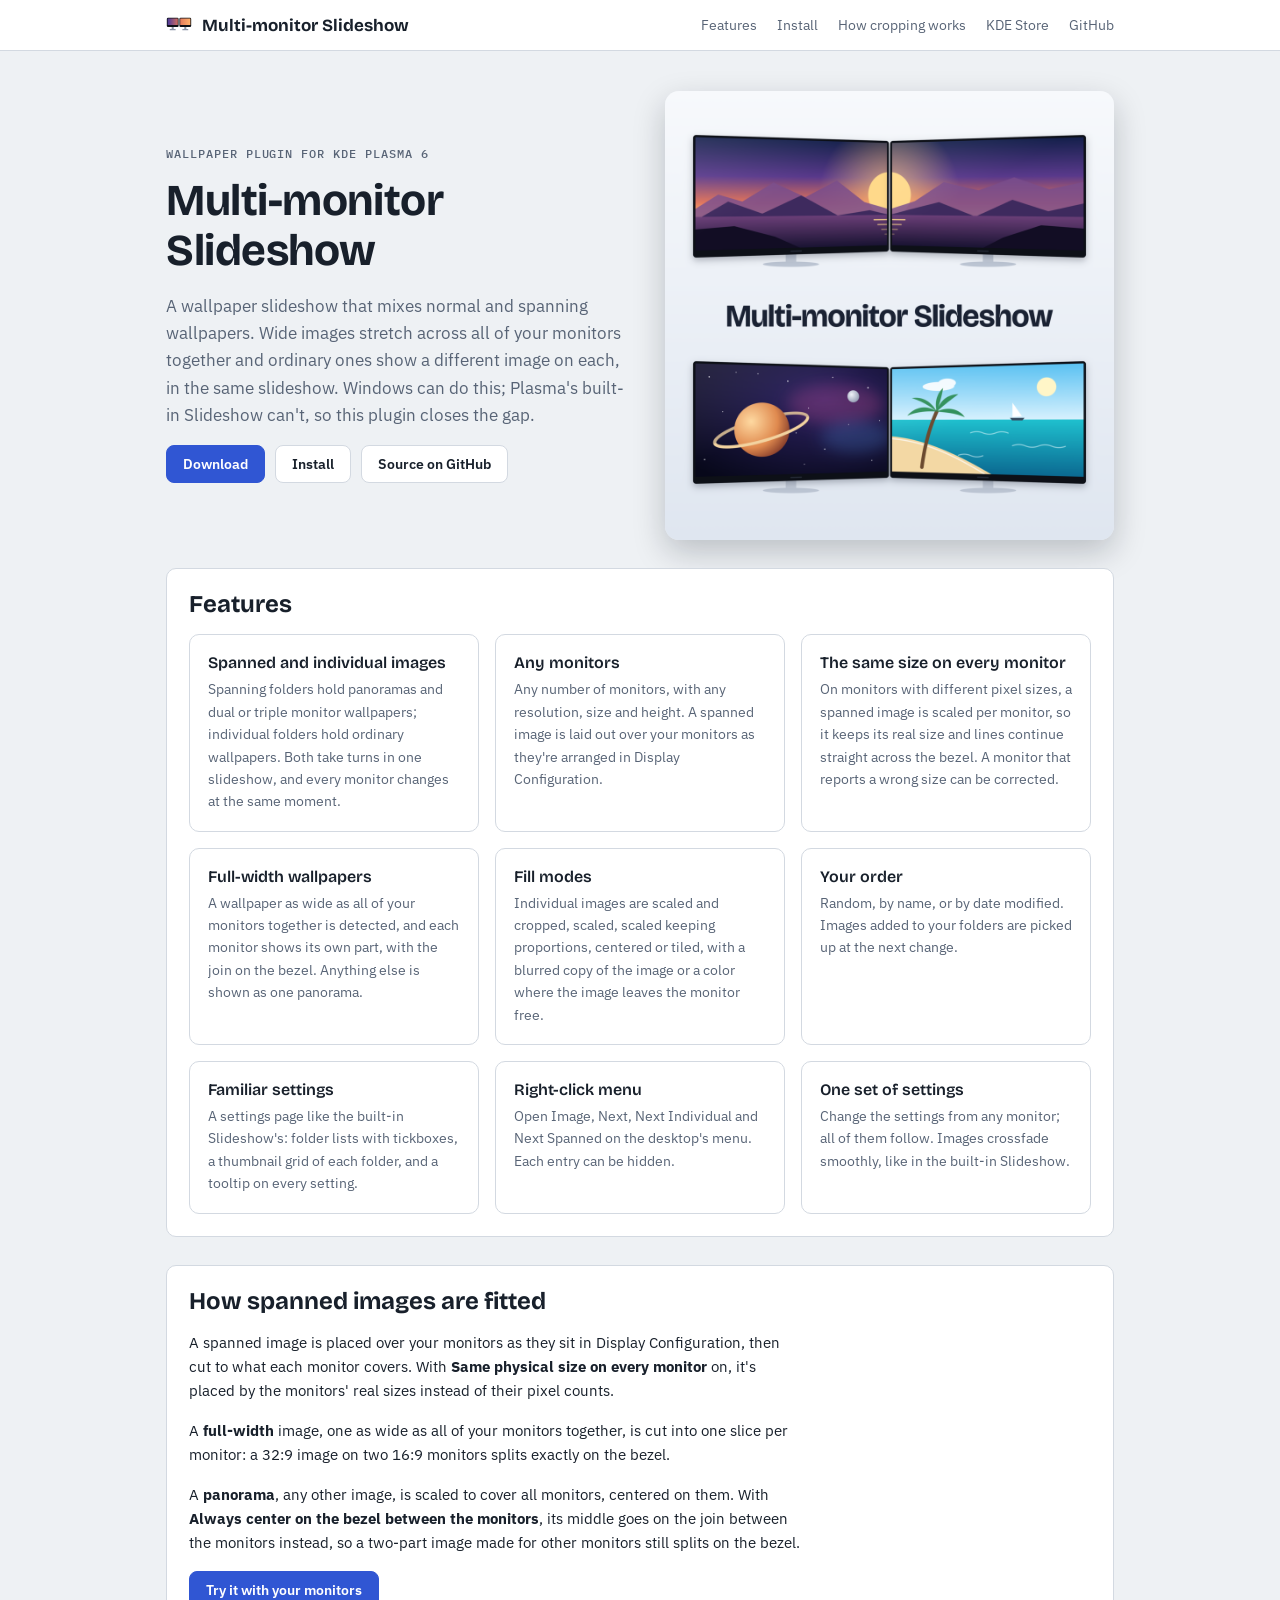
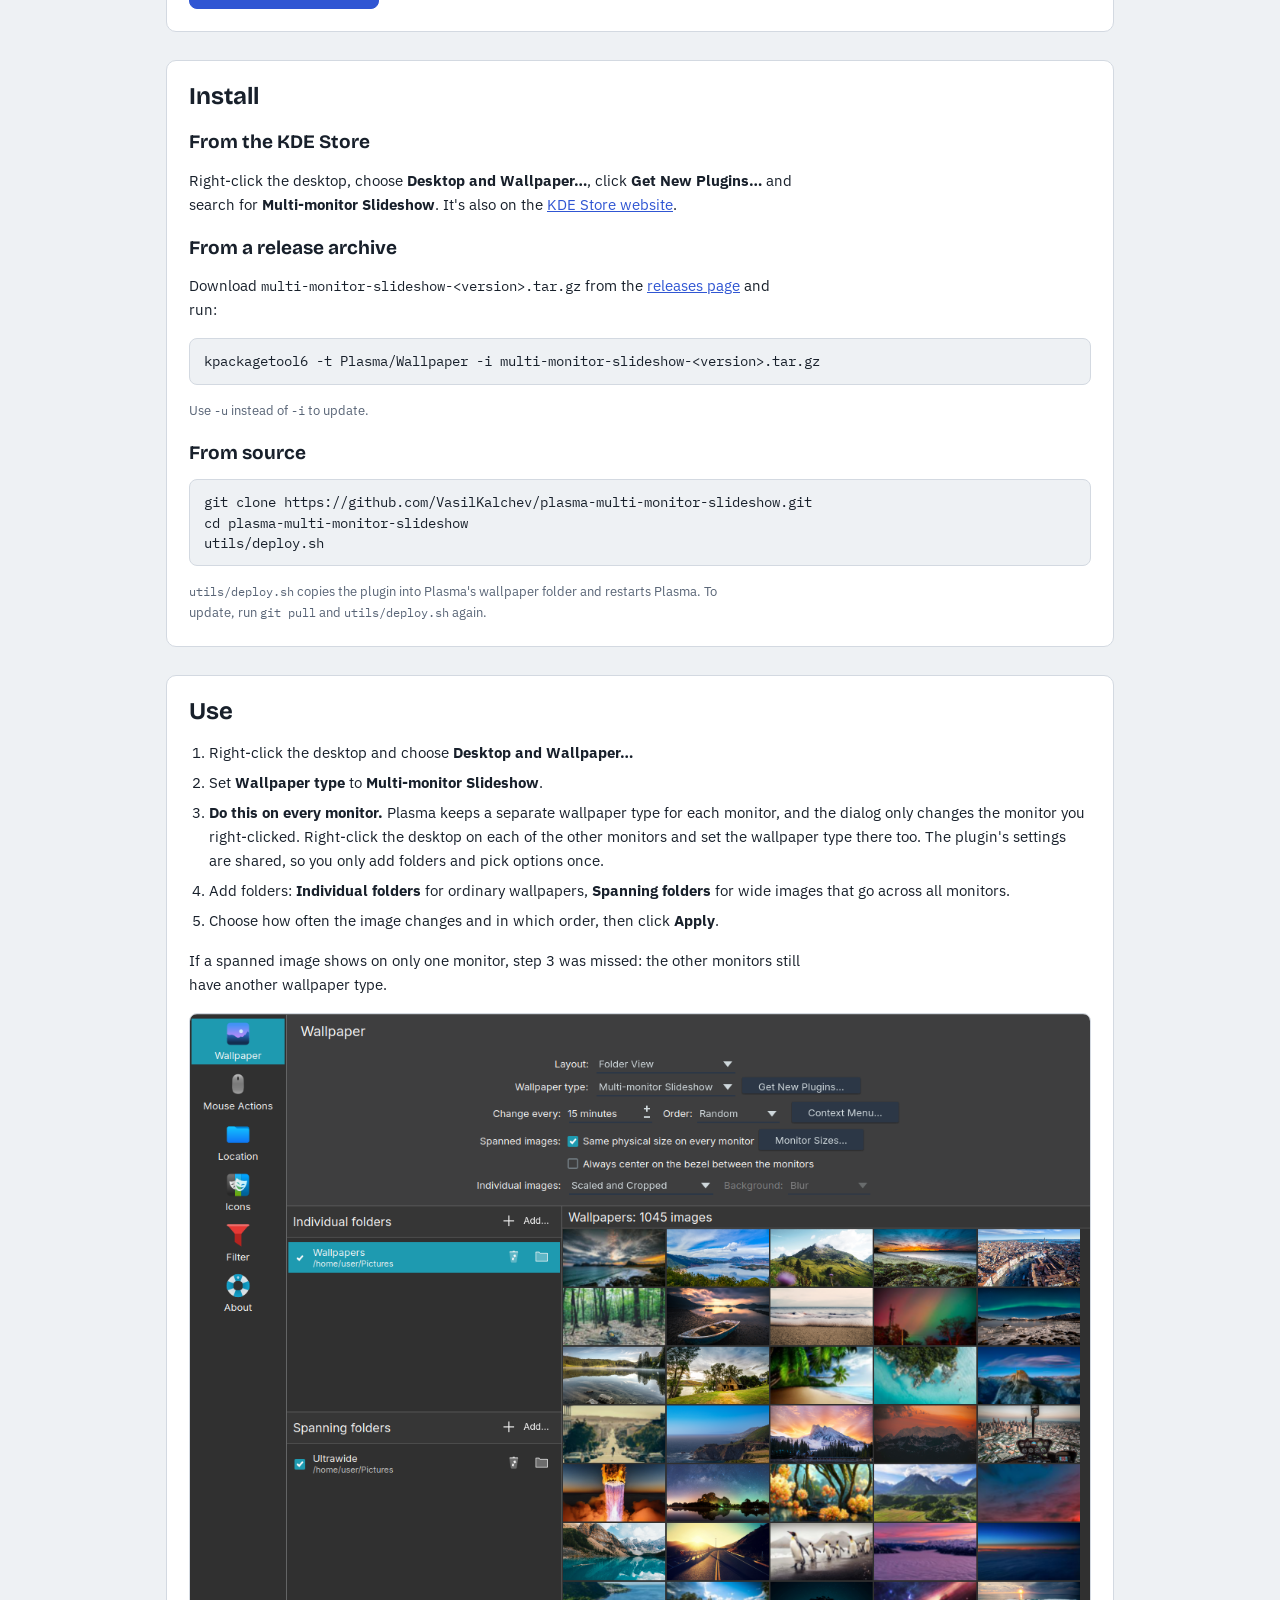
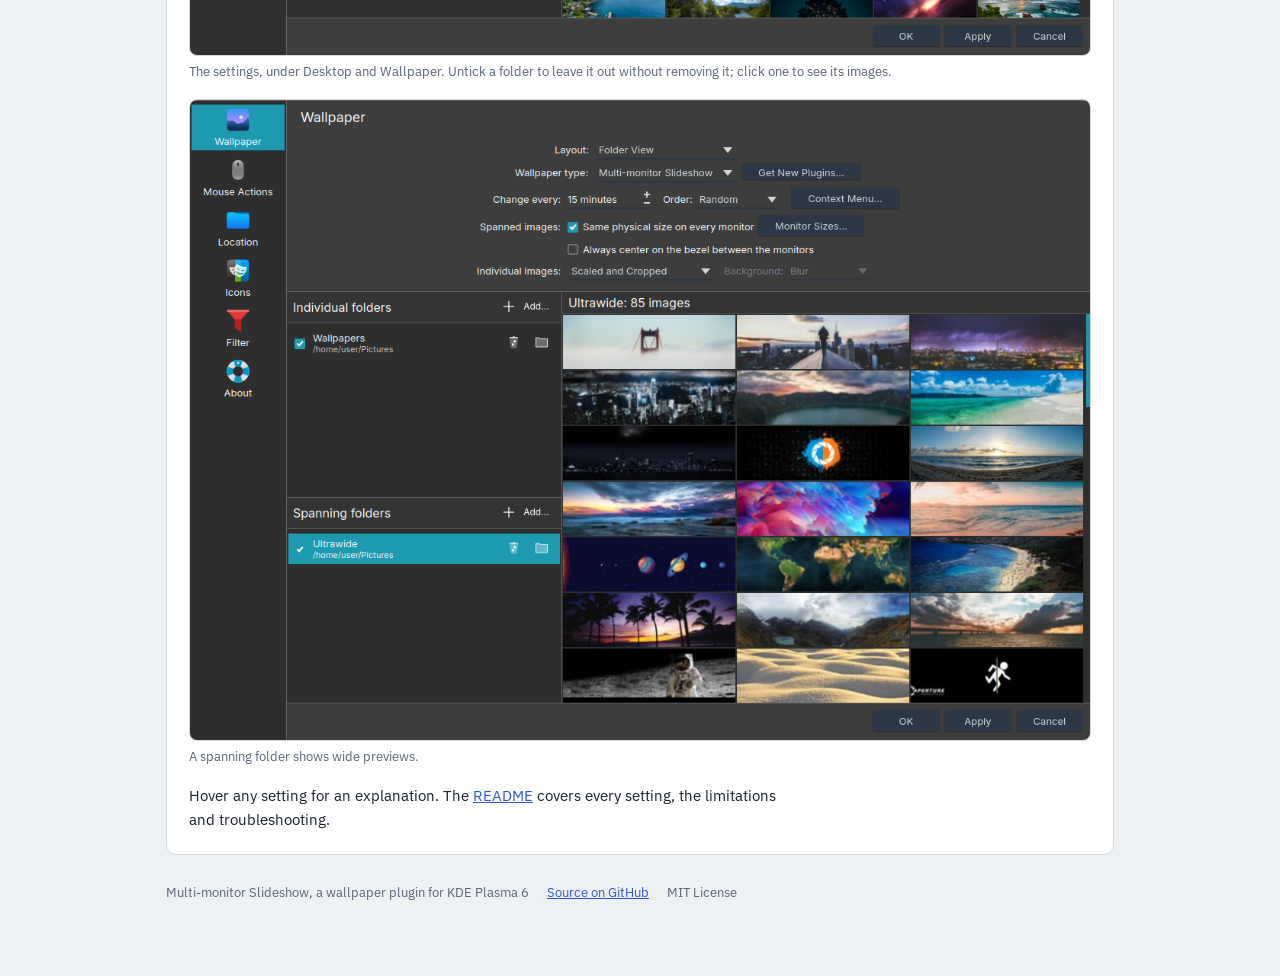
<file: docs/index.html>
<!doctype html>
<html lang="en">
<head>
<meta charset="utf-8">
<meta name="viewport" content="width=device-width,initial-scale=1">
<title>Multi-monitor Slideshow</title>
<meta name="description" content="A wallpaper slideshow for KDE Plasma 6 that mixes normal and spanning wallpapers across all your monitors, like Windows can. Plasma's built-in Slideshow can't.">
<link rel="icon" href="images/icon.svg" type="image/svg+xml">
<link rel="preconnect" href="https://fonts.googleapis.com">
<link rel="preconnect" href="https://fonts.gstatic.com" crossorigin>
<link rel="stylesheet" href="https://fonts.googleapis.com/css2?family=Bricolage+Grotesque:opsz,wght@12..96,600;12..96,700&family=IBM+Plex+Mono:wght@400;500&family=IBM+Plex+Sans:wght@400;500;600&display=swap">
<link rel="stylesheet" href="style.css">
</head>
<body>
<nav class="site-nav" aria-label="Site">
  <div class="inner">
    <a class="brand" href="./"><img src="images/icon.svg" alt="">Multi-monitor Slideshow</a>
    <a href="./#features">Features</a>
    <a href="./#install">Install</a>
    <a href="cropping.html">How cropping works</a>
    <a href="https://store.kde.org/p/2375225/">KDE Store</a>
    <a href="https://github.com/VasilKalchev/plasma-multi-monitor-slideshow">GitHub</a>
  </div>
</nav>
<div class="wrap">
  <section class="hero">
    <div class="text">
      <span class="eyebrow">Wallpaper plugin for KDE Plasma 6</span>
      <h1>Multi-monitor Slideshow</h1>
      <p class="lede">A wallpaper slideshow that mixes normal and spanning wallpapers. Wide images stretch across all of your monitors together and ordinary ones show a different image on each, in the same slideshow. Windows can do this; Plasma's built-in Slideshow can't, so this plugin closes the gap.</p>
      <div class="actions">
        <a class="btn primary" href="https://github.com/VasilKalchev/plasma-multi-monitor-slideshow/releases/latest">Download</a>
        <a class="btn" href="#install">Install</a>
        <a class="btn" href="https://github.com/VasilKalchev/plasma-multi-monitor-slideshow">Source on GitHub</a>
      </div>
    </div>
    <img src="images/preview.png" width="1024" height="1024" alt="Two monitors showing one image spanned across both, and the same two monitors showing a different image each">
  </section>

  <section class="panel" id="features" aria-labelledby="features-h">
    <h2 id="features-h">Features</h2>
    <div class="cards">
      <div class="card"><b>Spanned and individual images</b><p>Spanning folders hold panoramas and dual or triple monitor wallpapers; individual folders hold ordinary wallpapers. Both take turns in one slideshow, and every monitor changes at the same moment.</p></div>
      <div class="card"><b>Any monitors</b><p>Any number of monitors, with any resolution, size and height. A spanned image is laid out over your monitors as they're arranged in Display Configuration.</p></div>
      <div class="card"><b>The same size on every monitor</b><p>On monitors with different pixel sizes, a spanned image is scaled per monitor, so it keeps its real size and lines continue straight across the bezel. A monitor that reports a wrong size can be corrected.</p></div>
      <div class="card"><b>Full-width wallpapers</b><p>A wallpaper as wide as all of your monitors together is detected, and each monitor shows its own part, with the join on the bezel. Anything else is shown as one panorama.</p></div>
      <div class="card"><b>Fill modes</b><p>Individual images are scaled and cropped, scaled, scaled keeping proportions, centered or tiled, with a blurred copy of the image or a color where the image leaves the monitor free.</p></div>
      <div class="card"><b>Your order</b><p>Random, by name, or by date modified. Images added to your folders are picked up at the next change.</p></div>
      <div class="card"><b>Familiar settings</b><p>A settings page like the built-in Slideshow's: folder lists with tickboxes, a thumbnail grid of each folder, and a tooltip on every setting.</p></div>
      <div class="card"><b>Right-click menu</b><p>Open Image, Next, Next Individual and Next Spanned on the desktop's menu. Each entry can be hidden.</p></div>
      <div class="card"><b>One set of settings</b><p>Change the settings from any monitor; all of them follow. Images crossfade smoothly, like in the built-in Slideshow.</p></div>
    </div>
  </section>

  <section class="panel" aria-labelledby="fit-h">
    <h2 id="fit-h">How spanned images are fitted</h2>
    <p>A spanned image is placed over your monitors as they sit in Display Configuration, then cut to what each monitor covers. With <b>Same physical size on every monitor</b> on, it's placed by the monitors' real sizes instead of their pixel counts.</p>
    <p>A <b>full-width</b> image, one as wide as all of your monitors together, is cut into one slice per monitor: a 32:9 image on two 16:9 monitors splits exactly on the bezel.</p>
    <p>A <b>panorama</b>, any other image, is scaled to cover all monitors, centered on them. With <b>Always center on the bezel between the monitors</b>, its middle goes on the join between the monitors instead, so a two-part image made for other monitors still splits on the bezel.</p>
    <div class="actions"><a class="btn primary" href="cropping.html">Try it with your monitors</a></div>
  </section>

  <section class="panel" id="install" aria-labelledby="install-h">
    <h2 id="install-h">Install</h2>
    <h3>From the KDE Store</h3>
    <p>Right-click the desktop, choose <b>Desktop and Wallpaper…</b>, click <b>Get New Plugins…</b> and search for <b>Multi-monitor Slideshow</b>. It's also on the <a href="https://store.kde.org/p/2375225/">KDE Store website</a>.</p>
    <h3>From a release archive</h3>
    <p>Download <code>multi-monitor-slideshow-&lt;version&gt;.tar.gz</code> from the <a href="https://github.com/VasilKalchev/plasma-multi-monitor-slideshow/releases">releases page</a> and run:</p>
    <pre>kpackagetool6 -t Plasma/Wallpaper -i multi-monitor-slideshow-&lt;version&gt;.tar.gz</pre>
    <p class="note">Use <code>-u</code> instead of <code>-i</code> to update.</p>
    <h3>From source</h3>
    <pre>git clone https://github.com/VasilKalchev/plasma-multi-monitor-slideshow.git
cd plasma-multi-monitor-slideshow
utils/deploy.sh</pre>
    <p class="note"><code>utils/deploy.sh</code> copies the plugin into Plasma's wallpaper folder and restarts Plasma. To update, run <code>git pull</code> and <code>utils/deploy.sh</code> again.</p>
  </section>

  <section class="panel" aria-labelledby="use-h">
    <h2 id="use-h">Use</h2>
    <ol class="steps">
      <li>Right-click the desktop and choose <b>Desktop and Wallpaper…</b></li>
      <li>Set <b>Wallpaper type</b> to <b>Multi-monitor Slideshow</b>.</li>
      <li><b>Do this on every monitor.</b> Plasma keeps a separate wallpaper type for each monitor, and the dialog only changes the monitor you right-clicked. Right-click the desktop on each of the other monitors and set the wallpaper type there too. The plugin's settings are shared, so you only add folders and pick options once.</li>
      <li>Add folders: <b>Individual folders</b> for ordinary wallpapers, <b>Spanning folders</b> for wide images that go across all monitors.</li>
      <li>Choose how often the image changes and in which order, then click <b>Apply</b>.</li>
    </ol>
    <p>If a spanned image shows on only one monitor, step 3 was missed: the other monitors still have another wallpaper type.</p>
    <figure class="shot">
      <img src="images/settings.png" width="1180" height="840" alt="The Desktop Folder Settings dialog with Multi-monitor Slideshow as the wallpaper type: Change every, Order and Context Menu, the spanned-image options, the individual and spanning folders on the left, and thumbnails of the selected individual folder on the right">
      <figcaption>The settings, under Desktop and Wallpaper. Untick a folder to leave it out without removing it; click one to see its images.</figcaption>
    </figure>
    <figure class="shot">
      <img src="images/settings-spanning.png" width="1180" height="840" loading="lazy" alt="The same dialog with the spanning folder selected: its wide images are shown three to a row">
      <figcaption>A spanning folder shows wide previews.</figcaption>
    </figure>
    <p>Hover any setting for an explanation. The <a href="https://github.com/VasilKalchev/plasma-multi-monitor-slideshow#readme">README</a> covers every setting, the limitations and troubleshooting.</p>
  </section>

  <footer class="site-footer">
    <span>Multi-monitor Slideshow, a wallpaper plugin for KDE Plasma 6</span>
    <a href="https://github.com/VasilKalchev/plasma-multi-monitor-slideshow">Source on GitHub</a>
    <span>MIT License</span>
  </footer>
</div>
</body>
</html>
</file>
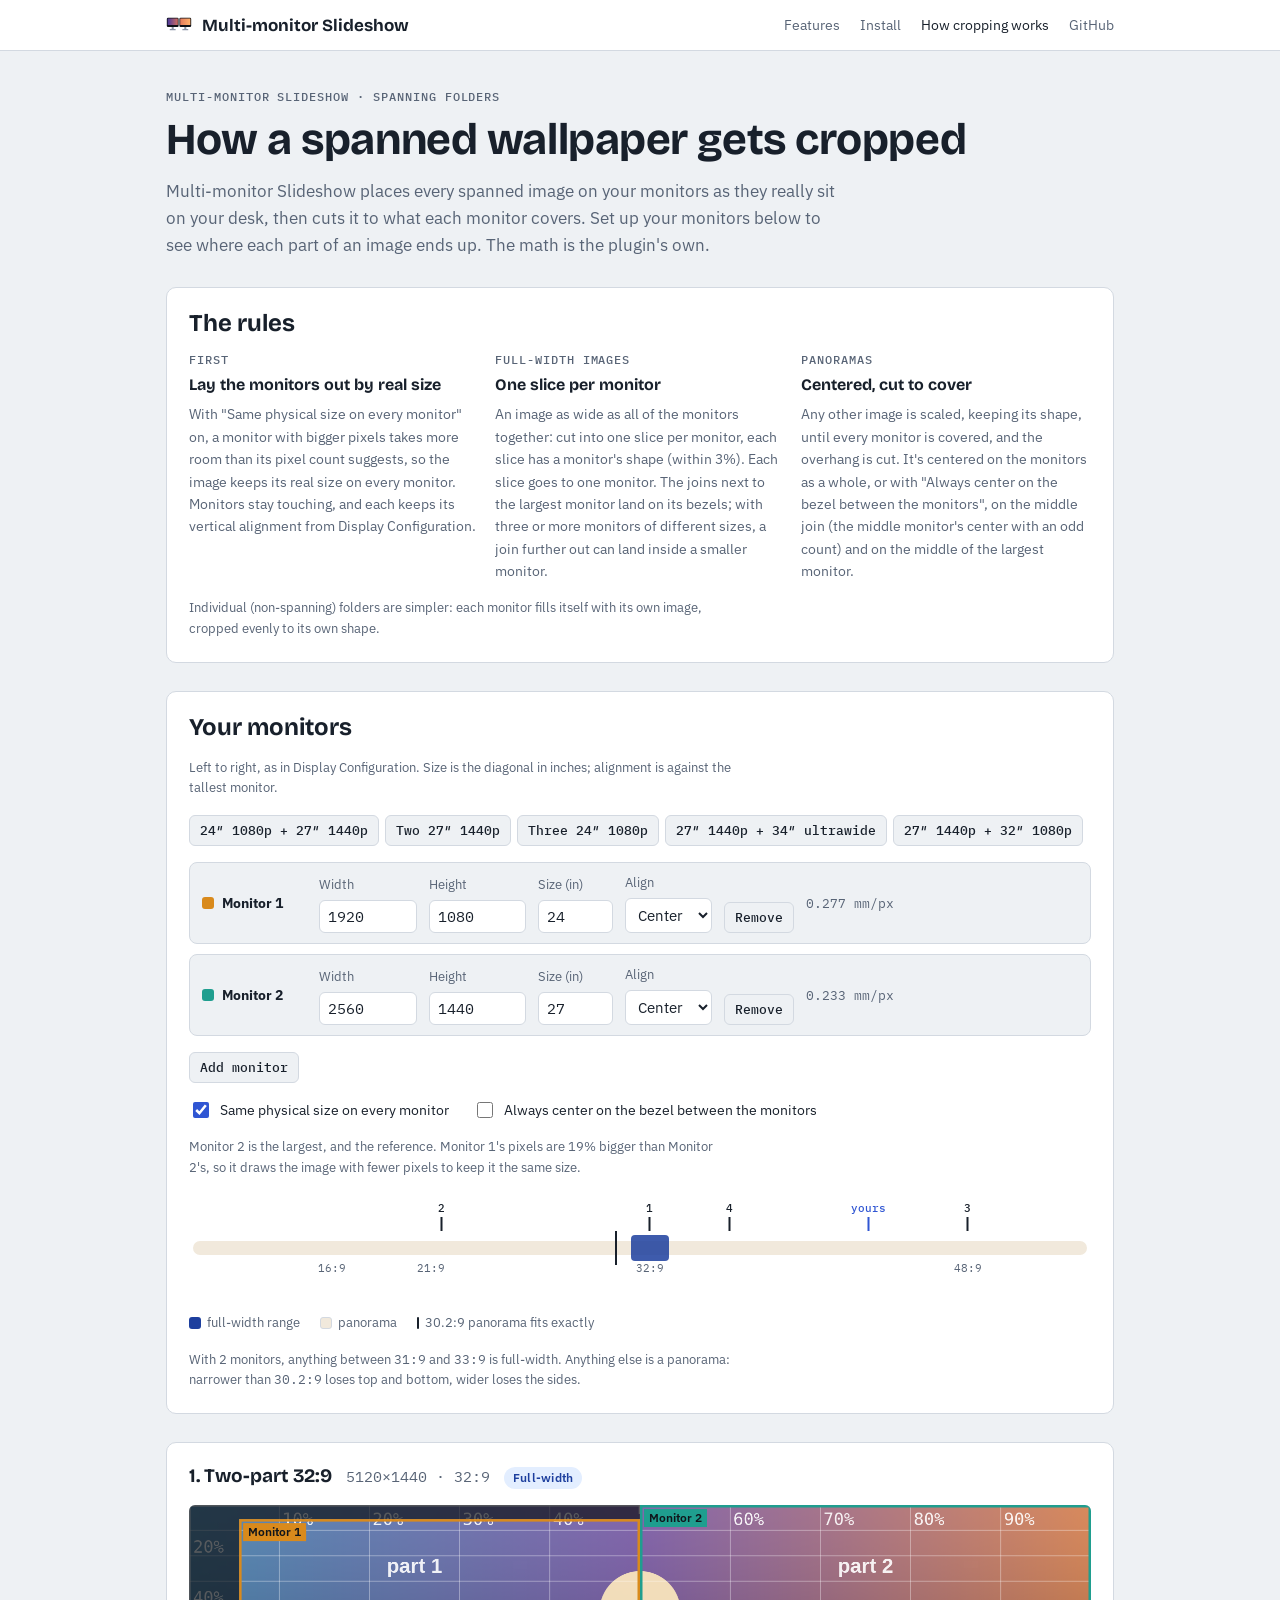
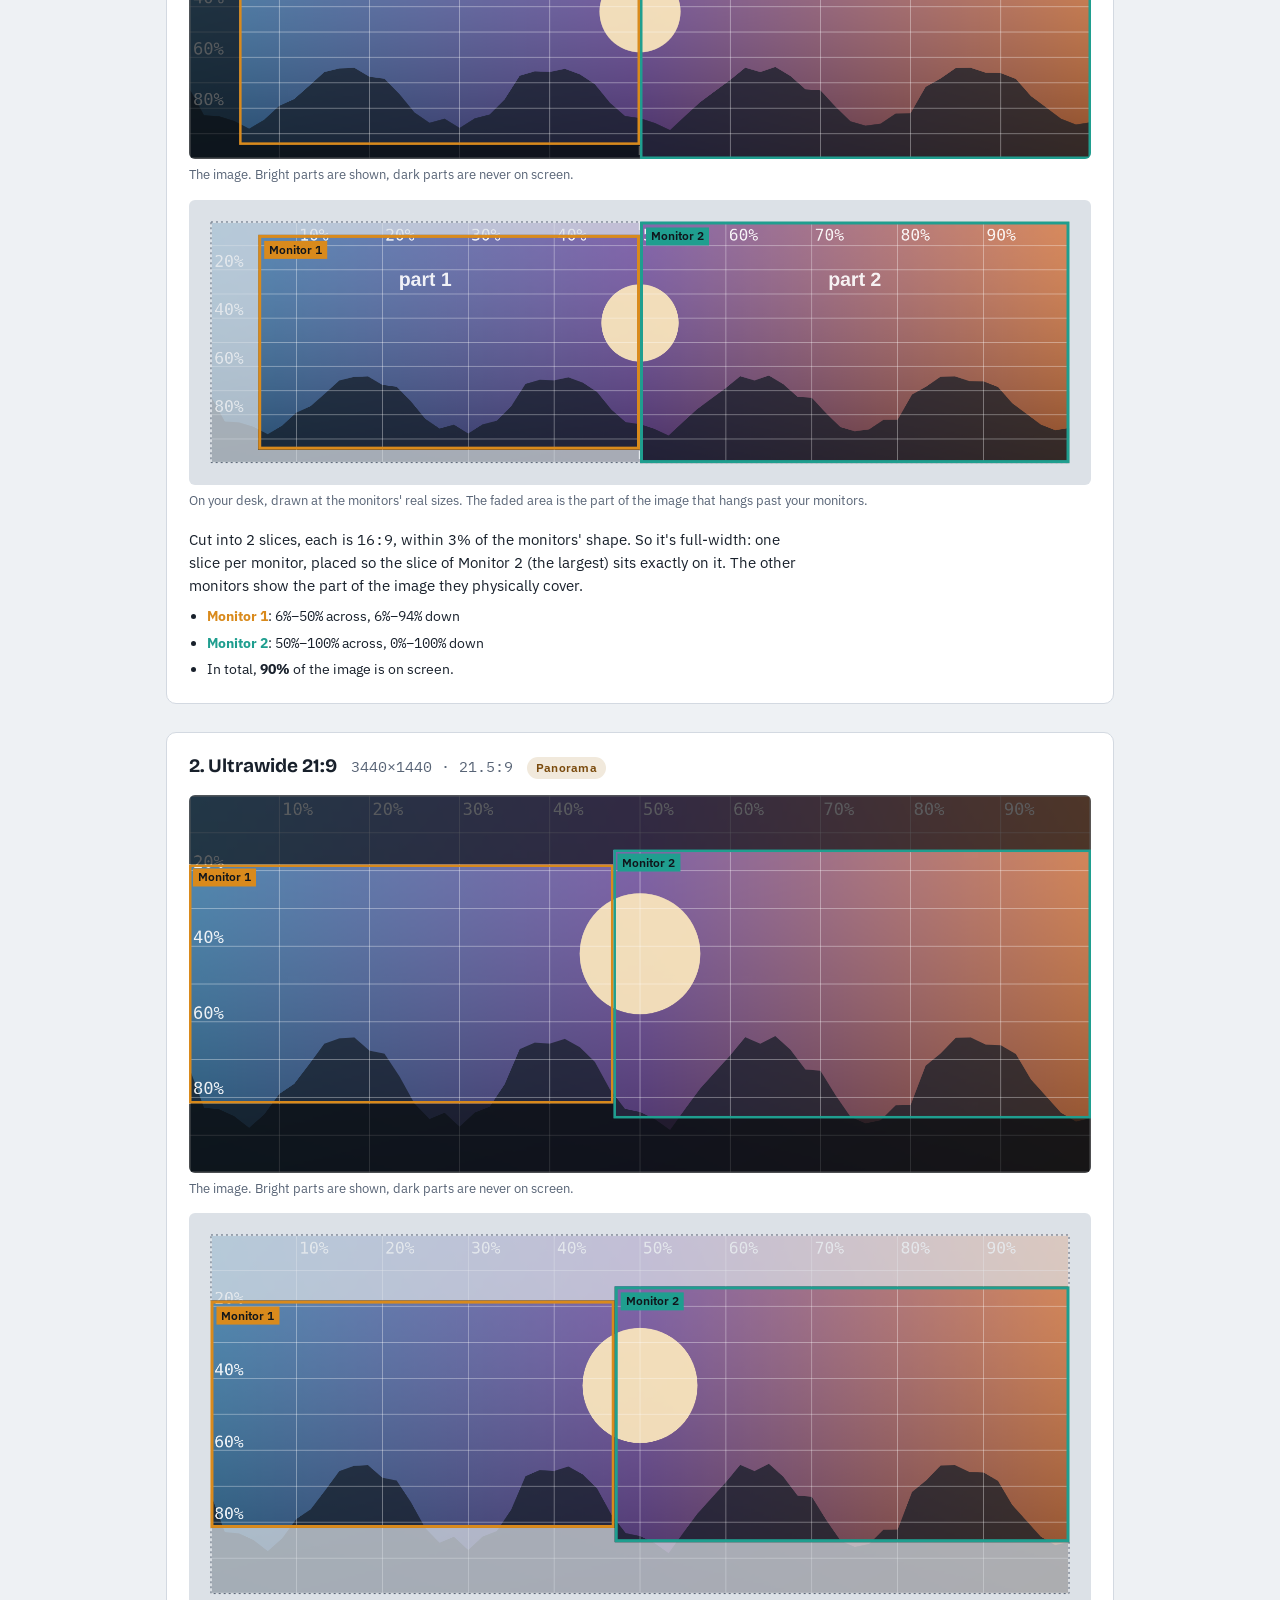
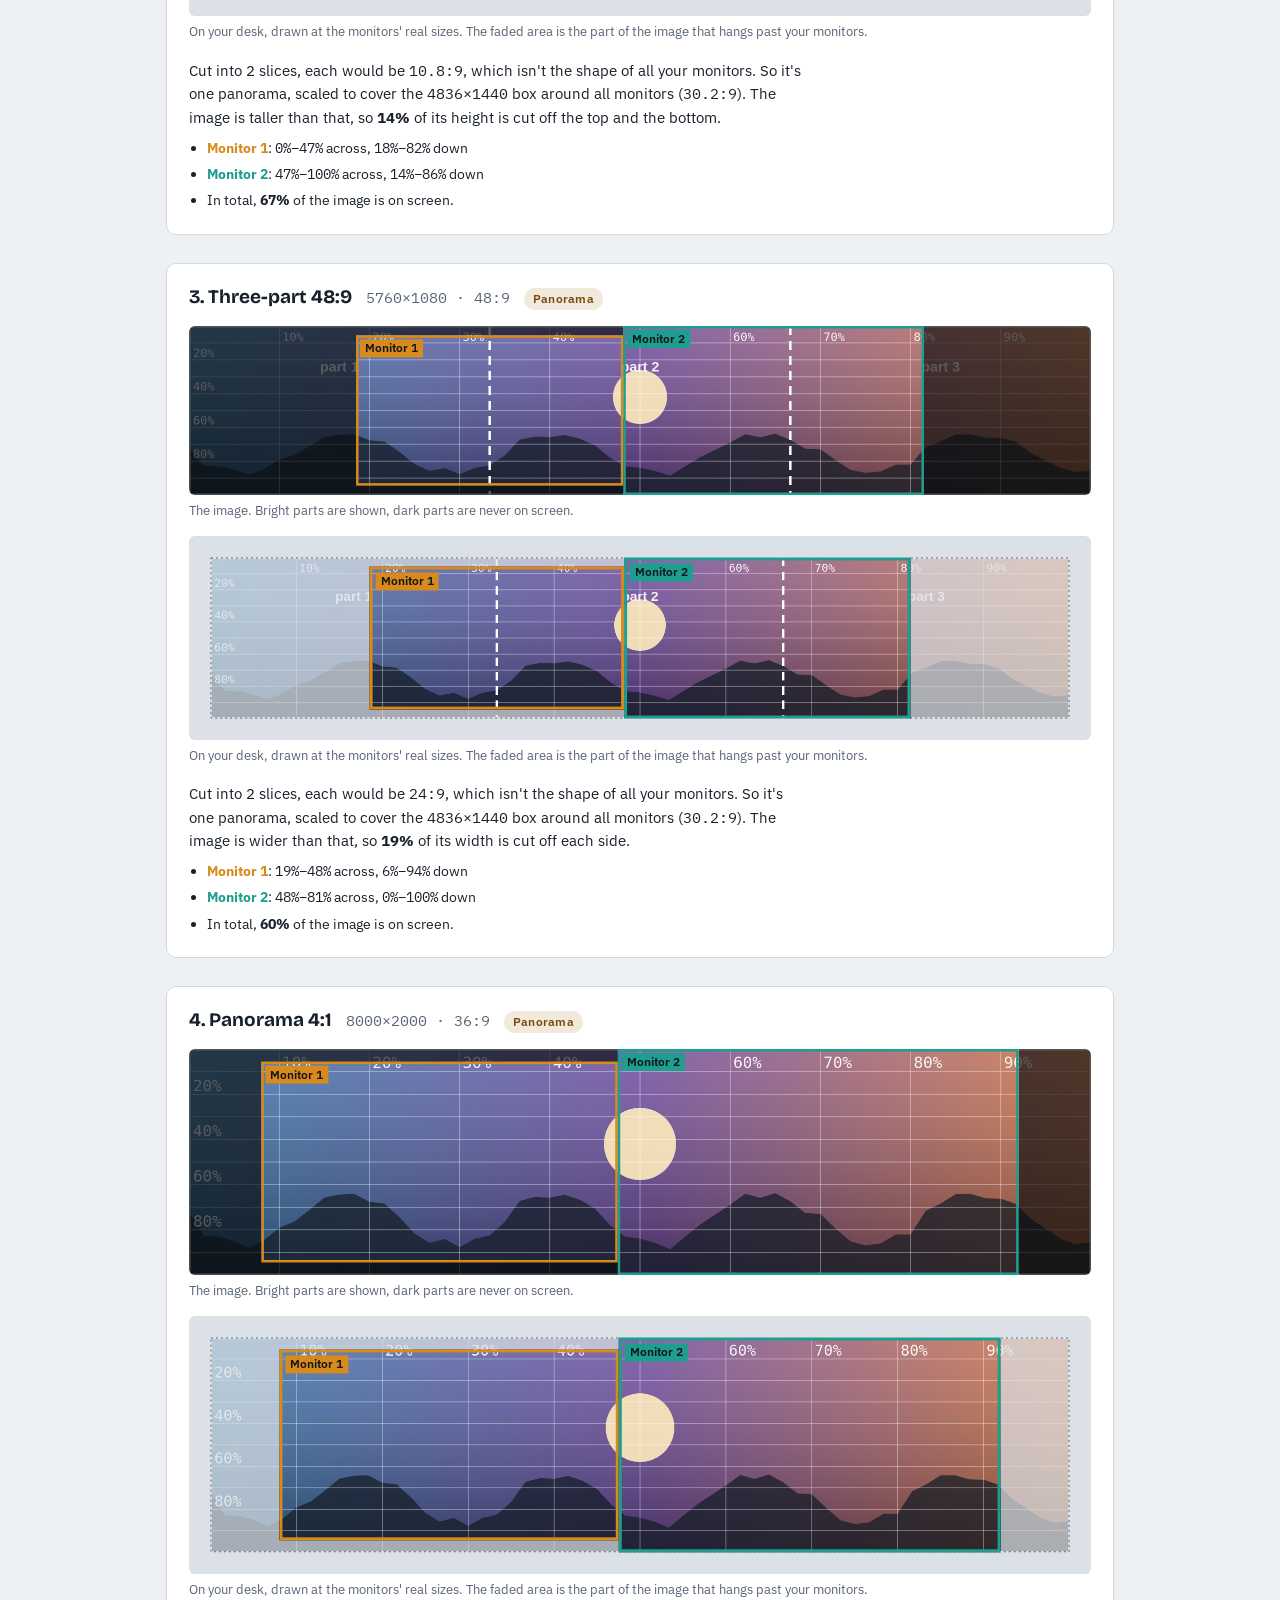
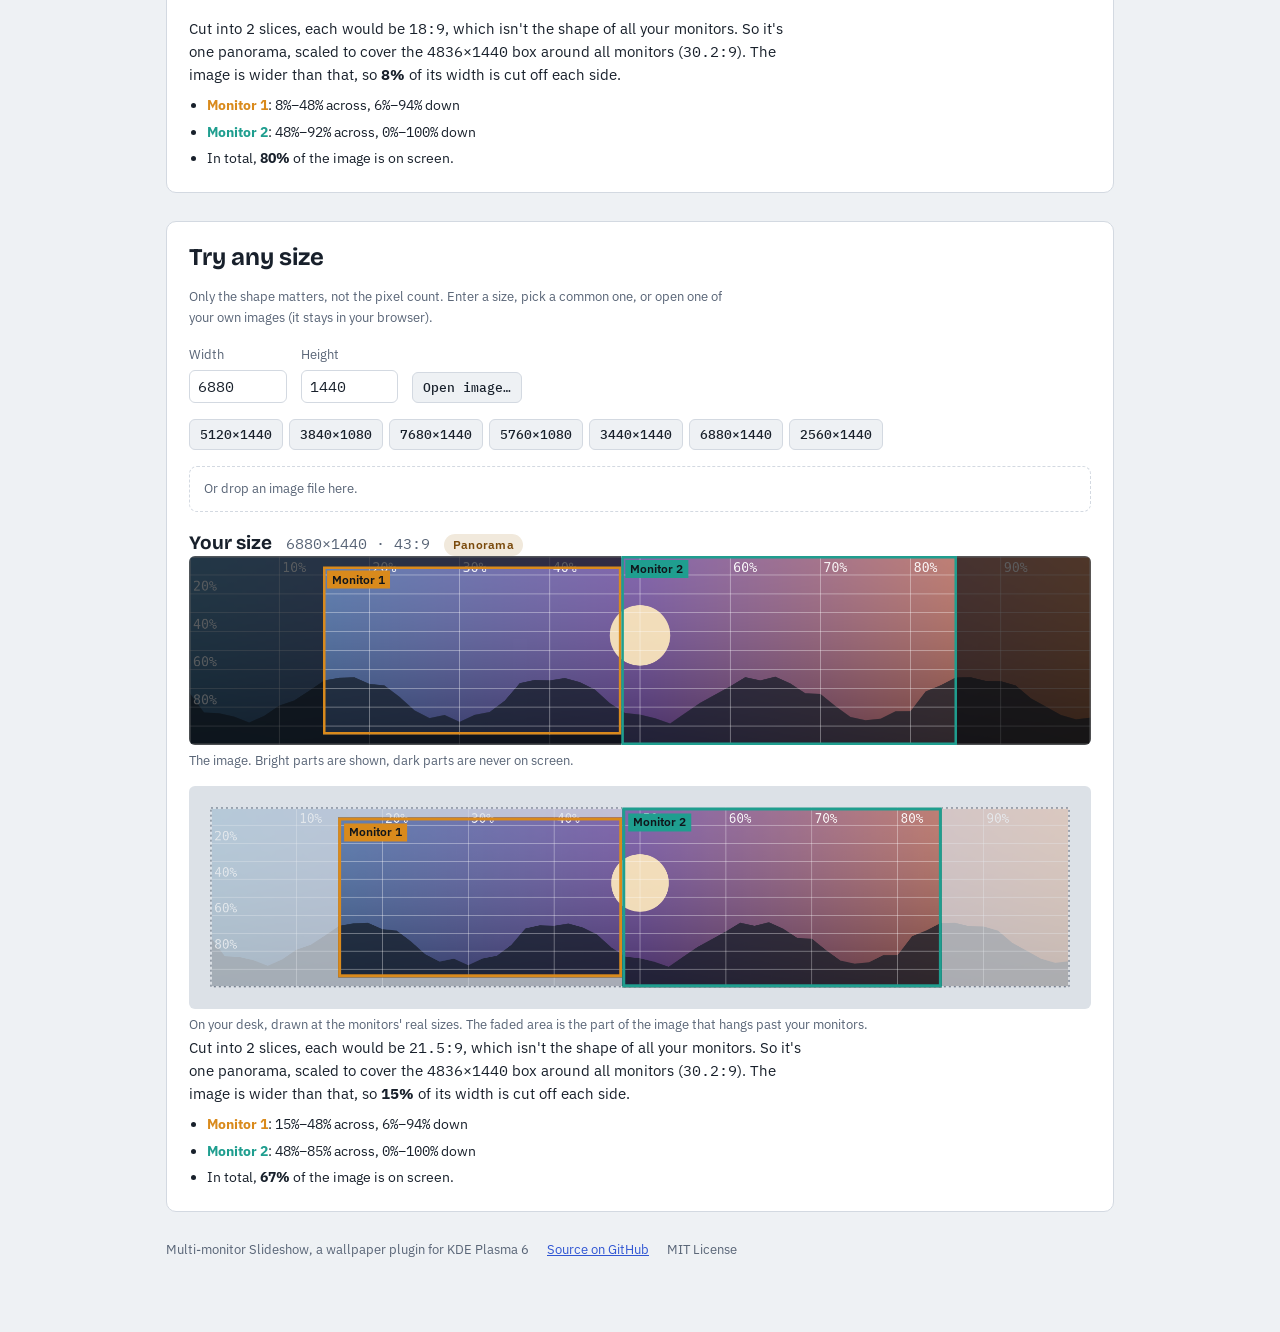
<file: docs/cropping.html>
<!doctype html>
<html lang="en">
<head>
<meta charset="utf-8">
<meta name="viewport" content="width=device-width,initial-scale=1">
<title>How Cropping Works · Multi-monitor Slideshow</title>
<meta name="description" content="How the Multi-monitor Slideshow wallpaper plugin for KDE Plasma places a spanned image on your monitors, with your own layout and images.">
<link rel="icon" href="images/icon.svg" type="image/svg+xml">
<link rel="preconnect" href="https://fonts.googleapis.com">
<link rel="preconnect" href="https://fonts.gstatic.com" crossorigin>
<link rel="stylesheet" href="https://fonts.googleapis.com/css2?family=Bricolage+Grotesque:opsz,wght@12..96,600;12..96,700&family=IBM+Plex+Mono:wght@400;500&family=IBM+Plex+Sans:wght@400;500;600&display=swap">
<link rel="stylesheet" href="style.css">
</head>
<body>
<nav class="site-nav" aria-label="Site">
  <div class="inner">
    <a class="brand" href="./"><img src="images/icon.svg" alt="">Multi-monitor Slideshow</a>
    <a href="./#features">Features</a>
    <a href="./#install">Install</a>
    <a href="cropping.html" aria-current="page">How cropping works</a>
    <a href="https://github.com/VasilKalchev/plasma-multi-monitor-slideshow">GitHub</a>
  </div>
</nav>
<div class="wrap">
  <header class="page-head">
    <span class="eyebrow">Multi-monitor Slideshow · spanning folders</span>
    <h1>How a spanned wallpaper gets cropped</h1>
    <p class="lede">Multi-monitor Slideshow places every spanned image on your monitors as they really sit on your desk, then cuts it to what each monitor covers. Set up your monitors below to see where each part of an image ends up. The math is the plugin's own.</p>
  </header>

  <section class="panel" aria-labelledby="rules-h">
    <h2 id="rules-h">The rules</h2>
    <div class="rules">
      <div class="rule">
        <span class="eyebrow">First</span>
        <b>Lay the monitors out by real size</b>
        <p>With "Same physical size on every monitor" on, a monitor with bigger pixels takes more room than its pixel count suggests, so the image keeps its real size on every monitor. Monitors stay touching, and each keeps its vertical alignment from Display Configuration.</p>
      </div>
      <div class="rule">
        <span class="eyebrow">Full-width images</span>
        <b>One slice per monitor</b>
        <p>An image as wide as all of the monitors together: cut into one slice per monitor, each slice has a monitor's shape (within 3%). Each slice goes to one monitor. The joins next to the largest monitor land on its bezels; with three or more monitors of different sizes, a join further out can land inside a smaller monitor.</p>
      </div>
      <div class="rule">
        <span class="eyebrow">Panoramas</span>
        <b>Centered, cut to cover</b>
        <p>Any other image is scaled, keeping its shape, until every monitor is covered, and the overhang is cut. It's centered on the monitors as a whole, or with "Always center on the bezel between the monitors", on the middle join (the middle monitor's center with an odd count) and on the middle of the largest monitor.</p>
      </div>
    </div>
    <p class="note">Individual (non-spanning) folders are simpler: each monitor fills itself with its own image, cropped evenly to its own shape.</p>
  </section>

  <section class="panel" aria-labelledby="layout-h">
    <h2 id="layout-h">Your monitors</h2>
    <p class="note">Left to right, as in Display Configuration. Size is the diagonal in inches; alignment is against the tallest monitor.</p>
    <div class="presets" id="setupPresets" aria-label="Example setups"></div>
    <div class="mons" id="mons"></div>
    <div><button type="button" id="addMon">Add monitor</button></div>
    <div class="controls">
      <label class="toggle"><input type="checkbox" id="physToggle" checked> Same physical size on every monitor</label>
      <label class="toggle"><input type="checkbox" id="joinToggle"> Always center on the bezel between the monitors</label>
    </div>
    <p class="pitch" id="pitchNote"></p>
    <div class="ruler" id="ruler" aria-label="Image shapes, as width to height"></div>
    <div class="legend" id="legend"></div>
    <p class="note" id="rulerNote"></p>
  </section>

  <div id="cases" style="display:grid;gap:28px"></div>

  <section class="panel" aria-labelledby="try-h">
    <h2 id="try-h">Try any size</h2>
    <p class="note">Only the shape matters, not the pixel count. Enter a size, pick a common one, or open one of your own images (it stays in your browser).</p>
    <div class="try-controls">
      <label class="field">Width <input id="tw" type="number" min="1" value="6880" inputmode="numeric"></label>
      <label class="field">Height <input id="th" type="number" min="1" value="1440" inputmode="numeric"></label>
      <label class="filebtn">Open image…<input id="tfile" type="file" accept="image/*"></label>
    </div>
    <div class="presets" id="presets"></div>
    <div class="drop" id="drop">Or drop an image file here.</div>
    <div id="tryCase"></div>
  </section>

  <footer class="site-footer">
    <span>Multi-monitor Slideshow, a wallpaper plugin for KDE Plasma 6</span>
    <a href="https://github.com/VasilKalchev/plasma-multi-monitor-slideshow">Source on GitHub</a>
    <span>MIT License</span>
  </footer>
</div>

<script>
(function () {
  // Example layouts: resolution, diagonal in inches, and vertical alignment
  // against the tallest monitor.
  const SETUPS = [
    { label: "24″ 1080p + 27″ 1440p", mons: [[1920, 1080, 24, "center"], [2560, 1440, 27, "center"]] },
    { label: "Two 27″ 1440p", mons: [[2560, 1440, 27, "center"], [2560, 1440, 27, "center"]] },
    { label: "Three 24″ 1080p", mons: [[1920, 1080, 24, "center"], [1920, 1080, 24, "center"], [1920, 1080, 24, "center"]] },
    { label: "27″ 1440p + 34″ ultrawide", mons: [[2560, 1440, 27, "bottom"], [3440, 1440, 34, "bottom"]] },
    { label: "27″ 1440p + 32″ 1080p", mons: [[2560, 1440, 27, "bottom"], [1920, 1080, 32, "bottom"]] },
  ];
  const EXAMPLES = [
    { title: "Two-part 32:9", iw: 5120, ih: 1440 },
    { title: "Ultrawide 21:9", iw: 3440, ih: 1440 },
    { title: "Three-part 48:9", iw: 5760, ih: 1080 },
    { title: "Panorama 4:1", iw: 8000, ih: 2000 },
  ];
  const PRESETS = [[5120, 1440], [3840, 1080], [7680, 1440], [5760, 1080], [3440, 1440], [6880, 1440], [2560, 1440]];
  const MAX_MONS = 5;

  const state = {
    mons: [], join: false, phys: true,
    custom: { iw: 6880, ih: 1440, img: null },
  };
  function loadSetup(s) {
    state.mons = s.mons.map(([w, h, diag, align]) => ({ w, h, diag, align }));
  }
  loadSetup(SETUPS[0]);

  const colorOf = i => "--c-m" + (i % 5 + 1);
  const valid = m => m.w > 0 && m.h > 0 && m.diag > 0;

  // Monitors in Display Configuration terms: pixel positions, left to right.
  function screens() {
    const ms = state.mons;
    const maxH = Math.max(...ms.map(m => m.h));
    let x = 0;
    return ms.map((m, i) => {
      const mmW = m.diag * 25.4 * m.w / Math.hypot(m.w, m.h);
      const y = m.align === "top" ? 0 : m.align === "bottom" ? maxH - m.h : Math.round((maxH - m.h) / 2);
      const s = { i, name: "Monitor " + (i + 1), x, y, w: m.w, h: m.h, mmW, diag: m.diag, density: m.w / mmW, color: colorOf(i) };
      x += m.w;
      return s;
    });
  }

  // ---- geometry: a straight port of desk.js and computeGeomFor() in main.qml ----
  function deskLayout(sc) {
    const list = sc.map(s => ({ ...s }));
    const known = list.every(d => isFinite(d.density) && d.density > 0);
    const usePhys = state.phys && known;
    const size = d => usePhys ? (d.w / d.density) * (d.h / d.density) : d.w * d.h;
    let ref = null;
    list.forEach(d => { if (!ref || size(d) > size(ref)) ref = d; });
    list.sort((a, b) => (a.x - b.x) || (a.y - b.y));
    const refIndex = list.indexOf(ref);
    list.forEach(e => {
      e.f = usePhys ? ref.density / e.density : 1;
      e.dw = e.w * e.f; e.dh = e.h * e.f;
      const dh = ref.h - e.h;
      const t = Math.abs(dh) < 1 ? 0 : Math.min(1, Math.max(0, (e.y - ref.y) / dh));
      e.dy = ref.y + t * (ref.h - e.dh) + (e.y - ref.y - t * dh);
    });
    ref.dx = ref.x;
    for (let l = refIndex - 1; l >= 0; l--) {
      const gap = list[l + 1].x - (list[l].x + list[l].w);
      list[l].dx = list[l + 1].dx - gap - list[l].dw;
    }
    for (let r = refIndex + 1; r < list.length; r++) {
      const gap = list[r].x - (list[r - 1].x + list[r - 1].w);
      list[r].dx = list[r - 1].dx + list[r - 1].dw + gap;
    }
    let x0 = Infinity, y0 = Infinity, x1 = -Infinity, y1 = -Infinity;
    list.forEach(e => { x0 = Math.min(x0, e.dx); y0 = Math.min(y0, e.dy); x1 = Math.max(x1, e.dx + e.dw); y1 = Math.max(y1, e.dy + e.dh); });
    return { list, ref, refIndex, box: { x: x0, y: y0, w: x1 - x0, h: y1 - y0 } };
  }
  function middleJoinX(desk) {
    const n = desk.list.length;
    if (n % 2 === 0) return desk.list[n / 2].dx;
    const mid = desk.list[(n - 1) / 2];
    return mid.dx + mid.dw / 2;
  }
  function joinBox(desk) {
    const cx = middleJoinX(desk), cy = desk.ref.dy + desk.ref.dh / 2, b = desk.box;
    const hw = Math.max(cx - b.x, b.x + b.w - cx), hh = Math.max(cy - b.y, b.y + b.h - cy);
    return { x: cx - hw, y: cy - hh, w: 2 * hw, h: 2 * hh };
  }
  // Full-width: a 1/n slice has the shape of every monitor, within 3%.
  function isFullWidth(desk, iw, ih) {
    const u = (iw / desk.list.length) / ih;
    return desk.list.every(m => Math.abs(u - m.w / m.h) / (m.w / m.h) < 0.03);
  }
  // Where the image sits on the desk for one monitor: the kind of
  // placement, its box, and desk = origin + source * k.
  function place(desk, me, iw, ih) {
    const n = desk.list.length;
    let kind, box, stretch = false;
    if (isFullWidth(desk, iw, ih)) {
      kind = "split"; stretch = true;
      box = { x: desk.ref.dx - desk.refIndex * desk.ref.dw, y: desk.ref.dy, w: desk.ref.dw * n, h: desk.ref.dh };
    } else if (state.join) { kind = "join"; box = joinBox(desk); }
    else { kind = "pano"; box = desk.box; }
    if (stretch) return { kind, box, ox: box.x, oy: box.y, kx: box.w / iw, ky: box.h / ih };
    const s = Math.max(box.w / iw, box.h / ih);
    return { kind, box, ox: box.x + (box.w - iw * s) / 2, oy: box.y + (box.h - ih * s) / 2, kx: s, ky: s };
  }
  function clipRect(r, c) {
    const x0 = Math.max(r.x, c.x), y0 = Math.max(r.y, c.y), x1 = Math.min(r.x + r.w, c.x + c.w), y1 = Math.min(r.y + r.h, c.y + c.h);
    return x1 > x0 && y1 > y0 ? { x: x0, y: y0, w: x1 - x0, h: y1 - y0 } : null;
  }
  // The part of the image a monitor shows (src, in image pixels), and
  // where that lands on the desk (dst).
  function region(me, p, iw, ih) {
    const vis = clipRect({ x: me.dx, y: me.dy, w: me.dw, h: me.dh }, p.box);
    if (!vis) return null;
    const src = clipRect({ x: (vis.x - p.ox) / p.kx, y: (vis.y - p.oy) / p.ky, w: vis.w / p.kx, h: vis.h / p.ky }, { x: 0, y: 0, w: iw, h: ih });
    if (!src) return null;
    return { src, dst: { x: p.ox + src.x * p.kx, y: p.oy + src.y * p.ky, w: src.w * p.kx, h: src.h * p.ky } };
  }
  function analyse(iw, ih) {
    const desk = deskLayout(screens());
    const per = desk.list.map(me => { const p = place(desk, me, iw, ih); return { me, p, reg: region(me, p, iw, ih) }; });
    return { desk, per, kind: per[0].p.kind };
  }

  // ---- drawing ----
  const css = n => getComputedStyle(document.documentElement).getPropertyValue(n).trim();
  const fmt = v => v.toFixed(2).replace(/0$/, "");
  // A shape as width:9, like 16:9 or 32:9.
  const ar = r => { const v = Math.round(r * 90) / 10; return (Number.isInteger(v) ? v : v.toFixed(1)) + ":9"; };
  const pct = v => Math.round(v * 100) + "%";
  const R = v => Math.round(v);

  const patternCache = new Map();
  function pattern(iw, ih, seams) {
    const key = iw + "x" + ih + ":" + seams;
    if (patternCache.has(key)) return patternCache.get(key);
    const W = 1800, H = Math.max(60, Math.round(W * ih / iw));
    const c = document.createElement("canvas"); c.width = W; c.height = H;
    const x = c.getContext("2d");
    const g = x.createLinearGradient(0, 0, W, 0);
    g.addColorStop(0, "hsl(205,55%,42%)"); g.addColorStop(0.5, "hsl(265,38%,44%)"); g.addColorStop(1, "hsl(22,62%,52%)");
    x.fillStyle = g; x.fillRect(0, 0, W, H);
    const v = x.createLinearGradient(0, 0, 0, H);
    v.addColorStop(0, "rgba(255,255,255,0.18)"); v.addColorStop(1, "rgba(0,0,0,0.35)");
    x.fillStyle = v; x.fillRect(0, 0, W, H);
    const r = Math.min(H, W) * 0.16;
    x.fillStyle = "rgba(255,236,190,0.9)"; x.beginPath(); x.arc(W / 2, H * 0.42, r, 0, 7); x.fill();
    let seed = 7; const rnd = () => (seed = (seed * 16807) % 2147483647) / 2147483647;
    x.fillStyle = "rgba(20,28,38,0.72)"; x.beginPath(); x.moveTo(0, H);
    for (let i = 0; i <= 60; i++) x.lineTo(W * i / 60, H * (0.72 + 0.12 * Math.sin(i * 0.45) + 0.06 * rnd()));
    x.lineTo(W, H); x.fill();
    x.strokeStyle = "rgba(255,255,255,0.35)"; x.lineWidth = 2;
    const fs = Math.max(14, Math.min(34, H * 0.07));
    x.font = `500 ${fs}px "IBM Plex Mono", monospace`; x.fillStyle = "rgba(255,255,255,0.9)";
    for (let i = 1; i < 10; i++) {
      const gx = W * i / 10; x.beginPath(); x.moveTo(gx, 0); x.lineTo(gx, H); x.stroke();
      x.fillText(i * 10 + "%", gx + 6, fs + 6);
      const gy = H * i / 10; x.beginPath(); x.moveTo(0, gy); x.lineTo(W, gy); x.stroke();
      if (i % 2 === 0 && H > 160) x.fillText(i * 10 + "%", 8, gy - 6);
    }
    x.strokeStyle = "rgba(255,255,255,0.8)"; x.lineWidth = 3; x.strokeRect(1.5, 1.5, W - 3, H - 3);
    if (seams > 1) {
      x.setLineDash([18, 12]); x.strokeStyle = "#fff"; x.lineWidth = 5;
      for (let k = 1; k < seams; k++) { x.beginPath(); x.moveTo(W * k / seams, 0); x.lineTo(W * k / seams, H); x.stroke(); }
      x.setLineDash([]);
      x.font = `600 ${fs * 1.2}px "IBM Plex Sans", sans-serif`; x.textAlign = "center";
      for (let k = 0; k < seams; k++) x.fillText("part " + (k + 1), W * (k + 0.5) / seams, H * 0.2 + fs);
      x.textAlign = "start";
    }
    patternCache.set(key, c);
    return c;
  }
  // A full-width image gets its joins drawn, so you can
  // see where they land.
  function seamsFor(iw, ih) {
    for (let n = 2; n <= MAX_MONS; n++) {
      if (state.mons.some(m => Math.abs((iw / n) / ih - m.w / m.h) / (m.w / m.h) < 0.03)) return n;
    }
    return 0;
  }
  function setupCanvas(cv, aspect) {
    const w = cv.clientWidth || cv.parentElement.clientWidth || 600;
    const h = Math.max(50, Math.round(w / aspect));
    const dpr = window.devicePixelRatio || 1;
    cv.style.height = h + "px"; cv.width = Math.round(w * dpr); cv.height = Math.round(h * dpr);
    const ctx = cv.getContext("2d"); ctx.setTransform(dpr, 0, 0, dpr, 0, 0);
    return { ctx, w, h };
  }
  function label(ctx, text, x, y, color, maxW) {
    ctx.font = '600 12px "IBM Plex Sans", sans-serif';
    const tw = Math.min(ctx.measureText(text).width, maxW ? maxW - 8 : 999);
    if (tw < 12) return;
    ctx.fillStyle = color; ctx.fillRect(x, y, tw + 10, 18);
    ctx.fillStyle = "#10151b"; ctx.fillText(text, x + 5, y + 13, tw);
  }
  function imageFor(spec) { return spec.img || pattern(spec.iw, spec.ih, seamsFor(spec.iw, spec.ih)); }

  function drawSource(cv, spec, A) {
    const { ctx, w, h } = setupCanvas(cv, spec.iw / spec.ih);
    const img = imageFor(spec);
    const sx = img.width / spec.iw, sy = img.height / spec.ih, kx = w / spec.iw, ky = h / spec.ih;
    ctx.drawImage(img, 0, 0, w, h);
    ctx.fillStyle = "rgba(8,11,15,0.66)"; ctx.fillRect(0, 0, w, h);
    A.per.forEach(q => { if (!q.reg) return; const r = q.reg.src;
      ctx.drawImage(img, r.x * sx, r.y * sy, r.w * sx, r.h * sy, r.x * kx, r.y * ky, r.w * kx, r.h * ky); });
    A.per.forEach(q => { if (!q.reg) return; const r = q.reg.src, col = css(q.me.color);
      ctx.strokeStyle = col; ctx.lineWidth = 2.5; ctx.strokeRect(r.x * kx + 1.25, r.y * ky + 1.25, r.w * kx - 2.5, r.h * ky - 2.5);
      if (r.h * ky > 24) label(ctx, q.me.name, r.x * kx + 4, r.y * ky + 4, col, r.w * kx); });
  }

  function drawDesk(cv, spec, A) {
    const ref = A.per.find(q => q.me === A.desk.ref) || A.per[0];
    const p = ref.p, gr = { x: p.ox, y: p.oy, w: spec.iw * p.kx, h: spec.ih * p.ky };
    const rects = [A.desk.box, gr];
    let x0 = Math.min(...rects.map(r => r.x)), y0 = Math.min(...rects.map(r => r.y));
    let x1 = Math.max(...rects.map(r => r.x + r.w)), y1 = Math.max(...rects.map(r => r.y + r.h));
    const pad = (x1 - x0) * 0.025; x0 -= pad; x1 += pad; y0 -= pad; y1 += pad;
    const { ctx, w } = setupCanvas(cv, (x1 - x0) / (y1 - y0));
    const k = w / (x1 - x0), T = (x, y) => [(x - x0) * k, (y - y0) * k];
    const img = imageFor(spec), sx = img.width / spec.iw, sy = img.height / spec.ih;
    ctx.globalAlpha = 0.28; const [gx, gy] = T(gr.x, gr.y); ctx.drawImage(img, gx, gy, gr.w * k, gr.h * k); ctx.globalAlpha = 1;
    ctx.strokeStyle = css("--muted"); ctx.lineWidth = 1; ctx.setLineDash([2, 3]); ctx.strokeRect(gx + .5, gy + .5, gr.w * k - 1, gr.h * k - 1); ctx.setLineDash([]);
    A.per.forEach(q => {
      const m = q.me, [mx, my] = T(m.dx, m.dy);
      ctx.fillStyle = "#000"; ctx.fillRect(mx, my, m.dw * k, m.dh * k);
      if (q.reg) { const r = q.reg.src, d = q.reg.dst, [dx, dy] = T(d.x, d.y);
        ctx.drawImage(img, r.x * sx, r.y * sy, r.w * sx, r.h * sy, dx, dy, d.w * k, d.h * k); }
      const col = css(m.color);
      ctx.strokeStyle = col; ctx.lineWidth = 3; ctx.strokeRect(mx + 1.5, my + 1.5, m.dw * k - 3, m.dh * k - 3);
      label(ctx, m.name, mx + 6, my + 6, col, m.dw * k);
    });
  }

  function explain(spec, A) {
    const { iw, ih } = spec, a = iw / ih, n = A.per.length, ref = A.desk.ref, out = [];
    const refName = n > 1 ? `${ref.name} (the largest)` : ref.name;
    const cut = (box) => {
      const ba = box.w / box.h;
      if (a > ba * 1.001) return `The image is wider than that, so <b>${pct((1 - ba / a) / 2)}</b> of its width is cut off each side.`;
      if (a < ba * 0.999) return `The image is taller than that, so <b>${pct((1 - a / ba) / 2)}</b> of its height is cut off the top and the bottom.`;
      return `The image has exactly that shape, so it fits without cutting.`;
    };
    if (A.kind === "join") {
      const b = A.per[0].p.box;
      out.push(`<p>${n > 1 ? `Cut into ${n} slices, each would be <span class="num">${ar((iw / n) / ih)}</span>, which isn't the shape of all your monitors. So it's a panorama. ` : ""}Centered on the ${n % 2 === 0 ? "middle join" : "middle monitor"} and on the middle of ${refName}, it has to cover a <span class="num">${R(b.w)}×${R(b.h)}</span> box (<span class="num">${ar(b.w / b.h)}</span>, in ${ref.name}'s pixels) to reach every monitor. ${cut(b)}</p>`);
    } else if (A.kind === "split") {
      // A smaller monitor further out from the largest one can't reach the
      // edge of its slice, so that join lands inside it.
      const b = A.per[0].p.box, inside = [];
      for (let k = 1; k < n; k++) {
        const seam = b.x + b.w * k / n, m = A.desk.list.find(d => seam > d.dx + 0.5 && seam < d.dx + d.dw - 0.5);
        if (!m) continue;
        const left = m.dx < A.desk.ref.dx, px = (left ? m.dx + m.dw - seam : seam - m.dx) / m.f;
        inside.push(` The join between parts ${k} and ${k + 1} lands inside ${m.name}, <span class="num">${R(px)}</span> px from its ${left ? "right" : "left"} edge.`);
      }
      out.push(n > 1
        ? `<p>Cut into ${n} slices, each is <span class="num">${ar((iw / n) / ih)}</span>, within 3% of the monitors' shape. So it's full-width: one slice per monitor, placed so the slice of ${refName} sits exactly on it. The other monitors show the part of the image they physically cover.${inside.join("")}</p>`
        : `<p>The image has the monitor's shape (within 3%), so it fills the monitor.</p>`);
    } else {
      const b = A.desk.box;
      out.push(`<p>${n > 1 ? `Cut into ${n} slices, each would be <span class="num">${ar((iw / n) / ih)}</span>, which isn't the shape of all your monitors. So it's one panorama, scaled` : "It's scaled"} to cover the <span class="num">${R(b.w)}×${R(b.h)}</span> box around ${n > 1 ? "all monitors" : "the monitor"} (<span class="num">${ar(b.w / b.h)}</span>). ${cut(b)}</p>`);
    }
    const tot = A.per.reduce((s, q) => s + (q.reg ? q.reg.src.w * q.reg.src.h : 0), 0) / (iw * ih);
    out.push(`<ul>${A.per.map(q => q.reg
      ? `<li><b style="color:var(${q.me.color})">${q.me.name}</b>: <span class="num">${pct(q.reg.src.x / iw)}–${pct((q.reg.src.x + q.reg.src.w) / iw)}</span> across, <span class="num">${pct(q.reg.src.y / ih)}–${pct((q.reg.src.y + q.reg.src.h) / ih)}</span> down</li>`
      : `<li><b>${q.me.name}</b>: nothing</li>`).join("")}<li>In total, <b>${pct(Math.min(1, tot))}</b> of the image is on screen.</li></ul>`);
    return out.join("");
  }

  const KIND_CHIP = { join: ["pano", "Panorama on the join"], split: ["split", "Full-width"], pano: ["pano", "Panorama"] };
  function renderCase(host, spec) {
    const A = analyse(spec.iw, spec.ih), [cls, txt] = KIND_CHIP[A.kind];
    host.innerHTML = `
      <div class="case-head"><h3></h3><span class="num" style="color:var(--muted)">${spec.sizeLabel} · ${ar(spec.iw / spec.ih)}</span><span class="chip ${cls}">${txt}</span></div>
      <div class="views">
        <figure><canvas class="c-src"></canvas><figcaption>The image. Bright parts are shown, dark parts are never on screen.</figcaption></figure>
        <figure><canvas class="c-desk"></canvas><figcaption>On your desk, drawn at the monitors' real sizes. The faded area is the part of the image that hangs past your monitors.</figcaption></figure>
      </div>
      <div class="facts">${explain(spec, A)}</div>`;
    host.querySelector("h3").textContent = spec.title;
    drawSource(host.querySelector(".c-src"), spec, A);
    drawDesk(host.querySelector(".c-desk"), spec, A);
  }

  // ---- monitor editor ----
  const monsEl = document.getElementById("mons");
  function renderMonitors() {
    monsEl.innerHTML = "";
    state.mons.forEach((m, i) => {
      const row = document.createElement("div");
      row.className = "monrow";
      row.innerHTML = `
        <span class="mon"><i class="sw" style="background:var(${colorOf(i)})"></i><b>Monitor ${i + 1}</b></span>
        <label class="field">Width <input type="number" min="1" inputmode="numeric" data-f="w" value="${m.w}"></label>
        <label class="field">Height <input type="number" min="1" inputmode="numeric" data-f="h" value="${m.h}"></label>
        <label class="field">Size (in) <input class="short" type="number" min="1" step="0.1" inputmode="decimal" data-f="diag" value="${m.diag}"></label>
        <label class="field">Align <select data-f="align">
          <option value="top">Top</option><option value="center">Center</option><option value="bottom">Bottom</option>
        </select></label>
        <button type="button" class="rm" aria-label="Remove monitor ${i + 1}">Remove</button>
        <span class="num dim" data-pitch></span>`;
      row.querySelector("select").value = m.align;
      row.querySelectorAll("[data-f]").forEach(el => el.addEventListener("input", () => {
        const f = el.dataset.f;
        m[f] = f === "align" ? el.value : parseFloat(el.value);
        if (state.mons.every(valid)) renderAll();
      }));
      const rm = row.querySelector(".rm");
      rm.disabled = state.mons.length <= 1;
      rm.addEventListener("click", () => { state.mons.splice(i, 1); renderMonitors(); renderAll(); });
      monsEl.appendChild(row);
    });
    document.getElementById("addMon").disabled = state.mons.length >= MAX_MONS;
  }
  document.getElementById("addMon").addEventListener("click", () => {
    const last = state.mons[state.mons.length - 1];
    state.mons.push({ ...last });
    renderMonitors(); renderAll();
  });
  const setupEl = document.getElementById("setupPresets");
  SETUPS.forEach(s => {
    const b = document.createElement("button"); b.type = "button"; b.textContent = s.label;
    b.addEventListener("click", () => { loadSetup(s); renderMonitors(); renderAll(); });
    setupEl.appendChild(b);
  });

  // ---- setup panel ----
  function renderSetup() {
    const sc = screens(), desk = deskLayout(sc), n = sc.length;
    monsEl.querySelectorAll("[data-pitch]").forEach((el, i) => {
      el.textContent = sc[i] ? `${(sc[i].mmW / sc[i].w).toFixed(3)} mm/px` : "";
    });
    const ref = desk.ref, others = desk.list.filter(s => s !== ref);
    const ratio = s => ref.density / s.density;
    const differ = others.filter(s => Math.abs(ratio(s) - 1) > 0.005);
    const bigger = s => `${s.name}'s pixels are ${pct(Math.abs(ratio(s) - 1))} ${ratio(s) > 1 ? "bigger" : "smaller"} than ${ref.name}'s`;
    let pitch;
    if (n === 1) pitch = "With one monitor, spanned images are placed like individual ones.";
    else if (differ.length === 0) pitch = `All monitors have the same pixel size, so the image is laid out pixel for pixel. ${ref.name} is the reference.`;
    else if (state.phys) pitch = `${ref.name} is the largest, and the reference. ` + differ.map(s => `${bigger(s)}, so it draws the image with ${ratio(s) > 1 ? "fewer" : "more"} pixels to keep it the same size.`).join(" ");
    else pitch = `Pixel for pixel: ${differ.map(s => `${bigger(s)}, so the image looks ${pct(Math.abs(ratio(s) - 1))} ${ratio(s) > 1 ? "bigger" : "smaller"} there.`).join(" ")}`;
    document.getElementById("pitchNote").textContent = pitch;

    const shapes = [...new Set(desk.list.map(s => (s.w / s.h).toFixed(4)))].map(Number);
    const b = state.join ? joinBox(desk) : desk.box, fa = b.w / b.h;
    const aspects = [fa, n * Math.max(...shapes) * 1.03, state.custom.iw / state.custom.ih, ...EXAMPLES.map(e => e.iw / e.ih)];
    const lo = 1, hi = Math.max(5, Math.ceil(Math.max(...aspects) + 0.5));
    const P = v => ((Math.min(hi, Math.max(lo, v)) - lo) / (hi - lo) * 100) + "%";
    let html = `<div class="track"></div>`;
    // Full-width: within 3% of every monitor's shape, so the range is
    // where the monitors' ranges overlap (nowhere, if they differ much).
    const fwLo = n * Math.max(...shapes) * 0.97, fwHi = n * Math.min(...shapes) * 1.03;
    if (fwLo < fwHi) html += `<div class="band" style="left:${P(fwLo)};width:calc(${P(fwHi)} - ${P(fwLo)})"></div>`;
    html += `<div class="fit" style="left:${P(fa)}"></div>`;
    const legend = `<span><i class="sw" style="background:var(--chip-split-ink)"></i>full-width range</span><span><i class="sw" style="background:var(--chip-pano);border:1px solid var(--line)"></i>panorama</span><span><i class="sw" style="background:var(--ink);width:2px"></i>${ar(fa)} panorama fits exactly</span>`;
    const pano = `Anything else is a panorama${state.join ? ", centered on the join" : ""}: narrower than <span class="num">${ar(fa)}</span> loses top and bottom, wider loses the sides.`;
    const note = shapes.length === 1
      ? `With ${n} monitor${n > 1 ? "s" : ""}, anything between <span class="num">${ar(n * shapes[0] * 0.97)}</span> and <span class="num">${ar(n * shapes[0] * 1.03)}</span> is full-width. ${pano}`
      : fwLo < fwHi
        ? `Your monitors have slightly different shapes. A full-width image has to match all of them: anything between <span class="num">${ar(fwLo)}</span> and <span class="num">${ar(fwHi)}</span>. ${pano}`
        : `Your monitors have different shapes, so no image can be full-width for all of them. Every spanned image is a panorama${state.join ? ", centered on the join" : ""}: narrower than <span class="num">${ar(fa)}</span> loses top and bottom, wider loses the sides.`;
    [16, 21, 32, 48, 64].forEach(w => { if (w / 9 > lo && w / 9 <= hi) html += `<span class="tick" style="left:${P(w / 9)}">${w}:9</span>`; });
    EXAMPLES.forEach((e, i) => { html += `<span class="mk" style="left:${P(e.iw / e.ih)}">${i + 1}</span>`; });
    const c = state.custom; html += `<span class="mk" style="left:${P(c.iw / c.ih)};color:var(--accent)">yours</span>`;
    document.getElementById("ruler").innerHTML = html;
    document.getElementById("legend").innerHTML = legend;
    document.getElementById("rulerNote").innerHTML = note;
  }

  // ---- page ----
  const casesEl = document.getElementById("cases");
  const hosts = EXAMPLES.map(() => { const d = document.createElement("section"); d.className = "case"; casesEl.appendChild(d); return d; });
  const tryHost = document.getElementById("tryCase");
  function renderTry() {
    const c = state.custom;
    renderCase(tryHost, { title: c.img ? c.label : "Your size", sizeLabel: `${c.iw}×${c.ih}`, iw: c.iw, ih: c.ih, img: c.img });
  }
  function renderAll() {
    renderSetup();
    EXAMPLES.forEach((e, i) => renderCase(hosts[i], { ...e, title: `${i + 1}. ${e.title}`, sizeLabel: `${e.iw}×${e.ih}` }));
    renderTry();
  }

  document.getElementById("joinToggle").addEventListener("change", e => { state.join = e.target.checked; renderAll(); });
  document.getElementById("physToggle").addEventListener("change", e => { state.phys = e.target.checked; renderAll(); });
  const tw = document.getElementById("tw"), th = document.getElementById("th");
  function fromInputs() {
    const w = parseInt(tw.value, 10), h = parseInt(th.value, 10);
    if (w > 0 && h > 0) { state.custom = { iw: w, ih: h, img: null }; renderSetup(); renderTry(); }
  }
  tw.addEventListener("input", fromInputs); th.addEventListener("input", fromInputs);
  const pre = document.getElementById("presets");
  PRESETS.forEach(([w, h]) => {
    const b = document.createElement("button"); b.type = "button"; b.textContent = `${w}×${h}`;
    b.addEventListener("click", () => { tw.value = w; th.value = h; fromInputs(); });
    pre.appendChild(b);
  });
  function loadFile(f) {
    if (!f || !/^image\//.test(f.type)) return;
    const im = new Image();
    im.onload = () => {
      tw.value = im.naturalWidth; th.value = im.naturalHeight;
      state.custom = { iw: im.naturalWidth, ih: im.naturalHeight, img: im, label: f.name };
      renderSetup(); renderTry();
    };
    im.src = URL.createObjectURL(f);
  }
  document.getElementById("tfile").addEventListener("change", e => loadFile(e.target.files[0]));
  const drop = document.getElementById("drop");
  ["dragenter", "dragover"].forEach(t => drop.addEventListener(t, e => { e.preventDefault(); drop.classList.add("over"); }));
  ["dragleave", "drop"].forEach(t => drop.addEventListener(t, e => { e.preventDefault(); drop.classList.remove("over"); }));
  drop.addEventListener("drop", e => loadFile(e.dataTransfer.files[0]));

  let rt; window.addEventListener("resize", () => { clearTimeout(rt); rt = setTimeout(renderAll, 120); });
  try { matchMedia("(prefers-color-scheme: dark)").addEventListener("change", renderAll); } catch (e) {}
  renderMonitors();
  renderAll();
  if (document.fonts && document.fonts.ready) document.fonts.ready.then(renderAll);
})();
</script>
</body>
</html>
</file>
<file: docs/style.css>
/* Shared styles for the Multi-monitor Slideshow site. */
:root {
  color-scheme: light;
  --bg: #EEF1F4; --surface: #FFFFFF; --ink: #18202B; --muted: #586476; --line: #D3D9E1;
  --accent: #3056D3;
  --c-m1: #D98A1C; --c-m2: #1F9E8F; --c-m3: #8A5CD6; --c-m4: #D0457A; --c-m5: #4F7FD9;
  --chip-split: #E3EEFF; --chip-split-ink: #1D3F9E; --chip-pano: #F1E9DC; --chip-pano-ink: #7A4A0C;
  --desk: #DCE1E7;
  --f-display: "Bricolage Grotesque", "Segoe UI", system-ui, sans-serif;
  --f-body: "IBM Plex Sans", "Segoe UI", system-ui, sans-serif;
  --f-mono: "IBM Plex Mono", ui-monospace, "DejaVu Sans Mono", monospace;
}
@media (prefers-color-scheme: dark) {
  :root:not([data-theme="light"]) {
    color-scheme: dark;
    --bg: #0F1318; --surface: #171C23; --ink: #E4E8EE; --muted: #95A1B2; --line: #2A323D;
    --accent: #7C9BFF;
    --c-m1: #F0A640; --c-m2: #3CC7B6; --c-m3: #A987F0; --c-m4: #EE7AA6; --c-m5: #7FA6F2;
    --chip-split: #1C2A4A; --chip-split-ink: #AFC4FF; --chip-pano: #3A2C18; --chip-pano-ink: #F2CD95;
    --desk: #0A0D11;
  }
}
:root[data-theme="dark"] {
  color-scheme: dark;
  --bg: #0F1318; --surface: #171C23; --ink: #E4E8EE; --muted: #95A1B2; --line: #2A323D;
  --accent: #7C9BFF;
  --c-m1: #F0A640; --c-m2: #3CC7B6; --c-m3: #A987F0; --c-m4: #EE7AA6; --c-m5: #7FA6F2;
  --chip-split: #1C2A4A; --chip-split-ink: #AFC4FF; --chip-pano: #3A2C18; --chip-pano-ink: #F2CD95;
  --desk: #0A0D11;
}
* { box-sizing: border-box; }
body { margin: 0; background: var(--bg); color: var(--ink); font: 15px/1.6 var(--f-body); }
.wrap { max-width: 980px; margin: 0 auto; padding: 40px 16px 72px; display: grid; gap: 28px; }
h1, h2, h3 { font-family: var(--f-display); text-wrap: balance; margin: 0; line-height: 1.15; }
h1 { font-size: clamp(30px, 5vw, 44px); letter-spacing: -0.01em; }
h2 { font-size: 24px; }
h3 { font-size: 19px; }
p { margin: 0; max-width: 68ch; }
a { color: var(--accent); }
.lede { font-size: 17px; color: var(--muted); }
.num { font-family: var(--f-mono); font-variant-numeric: tabular-nums; }
.eyebrow { font: 500 12px/1 var(--f-mono); letter-spacing: 0.08em; text-transform: uppercase; color: var(--muted); }
.page-head { display: grid; gap: 12px; }
.panel { background: var(--surface); border: 1px solid var(--line); border-radius: 10px; padding: 22px; display: grid; gap: 16px; }
.rules { display: grid; grid-template-columns: repeat(auto-fit, minmax(240px, 1fr)); gap: 16px; }
.rule { display: grid; gap: 6px; align-content: start; }
.rule b { font-family: var(--f-display); font-size: 16px; }
.rule p { color: var(--muted); font-size: 14px; }
.mon { display: inline-flex; gap: 8px; align-items: center; font-size: 14px; white-space: nowrap; }
.sw { width: 12px; height: 12px; border-radius: 3px; flex: none; display: inline-block; }
label.toggle { display: inline-flex; gap: 8px; align-items: center; cursor: pointer; font-size: 14px; }
input[type=checkbox] { accent-color: var(--accent); width: 16px; height: 16px; }

/* monitor editor */
.mons { display: grid; gap: 10px; }
.monrow { display: flex; flex-wrap: wrap; gap: 8px 12px; align-items: end; padding: 10px 12px; border: 1px solid var(--line); border-radius: 8px; background: var(--bg); }
.monrow .mon { align-self: center; min-width: 7.5em; }
.monrow .dim { align-self: center; font-size: 12.5px; color: var(--muted); }
.field { display: grid; gap: 4px; font-size: 13px; color: var(--muted); }
.field input, .field select { font: 15px var(--f-mono); width: 6.5em; padding: 6px 8px; border: 1px solid var(--line); border-radius: 6px; background: var(--surface); color: var(--ink); }
.field input.short { width: 5em; }
.field select { width: auto; font-family: var(--f-body); }

/* aspect ruler */
.ruler { position: relative; height: 96px; margin: 6px 4px 0; }
.ruler .track { position: absolute; left: 0; right: 0; top: 40px; height: 14px; border-radius: 7px; background: var(--chip-pano); }
.ruler .band { position: absolute; top: 34px; height: 26px; border-radius: 4px; background: var(--chip-split-ink); opacity: .85; min-width: 3px; }
.ruler .fit { position: absolute; top: 30px; height: 34px; width: 2px; background: var(--ink); }
.ruler .tick { position: absolute; top: 60px; font: 11px var(--f-mono); color: var(--muted); transform: translateX(-50%); }
.ruler .mk { position: absolute; top: 0; transform: translateX(-50%); display: grid; justify-items: center; gap: 2px; font: 500 11px var(--f-mono); color: var(--ink); white-space: nowrap; }
.ruler .mk::after { content: ""; width: 2px; height: 14px; background: currentColor; }
.legend { display: flex; flex-wrap: wrap; gap: 8px 20px; font-size: 13px; color: var(--muted); }
.legend span { display: inline-flex; gap: 6px; align-items: center; }

/* cases */
.case { background: var(--surface); border: 1px solid var(--line); border-radius: 10px; padding: 22px; display: grid; gap: 16px; }
.case-head { display: flex; flex-wrap: wrap; gap: 8px 14px; align-items: baseline; }
.chip { font: 600 12px/1 var(--f-body); padding: 5px 9px; border-radius: 999px; letter-spacing: 0.02em; }
.chip.split { background: var(--chip-split); color: var(--chip-split-ink); }
.chip.pano { background: var(--chip-pano); color: var(--chip-pano-ink); }
.views { display: grid; gap: 14px; }
figure { margin: 0; display: grid; gap: 6px; }
figcaption { font-size: 13px; color: var(--muted); }
canvas { width: 100%; display: block; border-radius: 6px; background: var(--desk); }
.facts { display: grid; gap: 8px; }
.facts p { font-size: 14.5px; }
.facts ul { margin: 0; padding-left: 18px; display: grid; gap: 4px; font-size: 14px; }

/* controls */
.try-controls { display: flex; flex-wrap: wrap; gap: 10px 14px; align-items: end; }
.presets { display: flex; flex-wrap: wrap; gap: 6px; }
button, .filebtn { font: 500 13px var(--f-mono); padding: 6px 10px; border: 1px solid var(--line); border-radius: 6px; background: var(--bg); color: var(--ink); cursor: pointer; }
button:hover, .filebtn:hover { border-color: var(--accent); }
button:disabled { opacity: .5; cursor: default; border-color: var(--line); }
button:focus-visible, input:focus-visible, select:focus-visible, .filebtn:focus-within { outline: 2px solid var(--accent); outline-offset: 2px; }
.filebtn { position: relative; }
.filebtn input { position: absolute; opacity: 0; width: 1px; height: 1px; }
.drop { border: 1.5px dashed var(--line); border-radius: 8px; padding: 12px 14px; font-size: 13px; color: var(--muted); }
.drop.over { border-color: var(--accent); color: var(--ink); }
.note { font-size: 13px; color: var(--muted); }
code { font-family: var(--f-mono); font-size: 0.92em; }
.controls { display: flex; flex-wrap: wrap; gap: 12px 24px; align-items: center; }
.pitch { font-size: 13px; color: var(--muted); }

@media (max-width: 520px) { .wrap { padding-block: 24px 48px; } .panel, .case { padding: 16px; } }

/* site header and footer */
.site-nav { background: var(--surface); border-bottom: 1px solid var(--line); }
.site-nav .inner { max-width: 980px; margin: 0 auto; padding: 12px 16px; display: flex; flex-wrap: wrap; gap: 8px 20px; align-items: center; }
.site-nav .brand { margin-right: auto; display: inline-flex; gap: 10px; align-items: center; font: 700 17px var(--f-display); color: var(--ink); text-decoration: none; }
.site-nav .brand img { width: 26px; height: 26px; }
.site-nav a { color: var(--muted); text-decoration: none; font-size: 14px; }
.site-nav a:hover, .site-nav a[aria-current="page"] { color: var(--ink); }
.site-footer { font-size: 13px; color: var(--muted); display: flex; flex-wrap: wrap; gap: 6px 18px; }

/* home page */
.hero { display: grid; gap: 28px; align-items: center; }
@media (min-width: 820px) { .hero { grid-template-columns: 1.05fr 1fr; } }
.hero .text { display: grid; gap: 16px; align-content: start; }
.hero img { width: 100%; height: auto; display: block; border-radius: 14px; box-shadow: 0 12px 32px rgba(10, 16, 30, 0.22); }
.shot img { width: 100%; height: auto; display: block; border: 1px solid var(--line); border-radius: 8px; }
.actions { display: flex; flex-wrap: wrap; gap: 10px; }
.btn { display: inline-flex; align-items: center; padding: 9px 16px; border-radius: 8px; border: 1px solid var(--line); background: var(--surface); color: var(--ink); font: 600 14px var(--f-body); text-decoration: none; }
.btn:hover { border-color: var(--accent); }
.btn.primary { background: var(--accent); border-color: var(--accent); color: #fff; }
.cards { display: grid; grid-template-columns: repeat(auto-fit, minmax(240px, 1fr)); gap: 16px; }
.card { background: var(--surface); border: 1px solid var(--line); border-radius: 10px; padding: 18px; display: grid; gap: 6px; align-content: start; }
.card b { font: 600 16px var(--f-display); }
.card p { color: var(--muted); font-size: 14px; }
.panel h3 { margin-top: 4px; }
pre { margin: 0; padding: 12px 14px; overflow-x: auto; border: 1px solid var(--line); border-radius: 8px; background: var(--bg); font: 13.5px/1.5 var(--f-mono); }
.steps { margin: 0; padding-left: 20px; display: grid; gap: 6px; }
</file>
